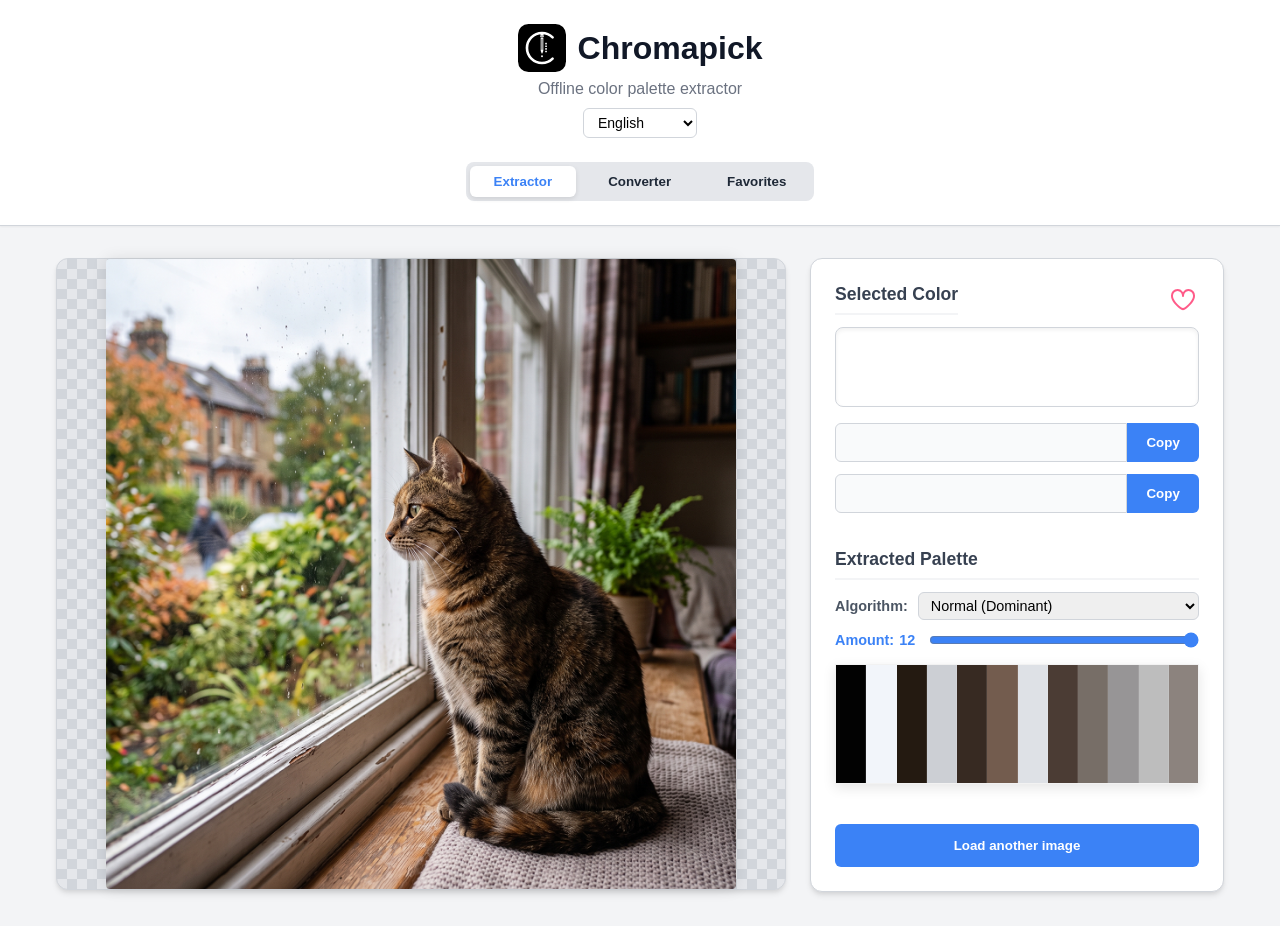
<file: index.html>
<!DOCTYPE html>
<html lang="es">
<head>
    <meta charset="UTF-8">
    <meta name="viewport" content="width=device-width, initial-scale=1.0">
    <title>Chromapick - Extractor de Paletas</title>
    <link rel="stylesheet" href="style.css?v=43">
    <link rel="manifest" href="manifest.json">
    <meta name="theme-color" content="#f9fafb">
    <link rel="icon" href="icons/icon.svg" type="image/svg+xml">
    <link rel="apple-touch-icon" href="icons/icon-192.png">
</head>
<body>
    <header>
        <div class="logo-container">
            <img src="icons/icon.svg" alt="Chromapick Logo" class="app-logo">
            <h1>Chromapick</h1>
        </div>
        <p data-i18n="subtitle">Offline color palette extractor</p>
        <div class="lang-switcher">
            <select id="lang-select">
                <option value="en">English</option>
                <option value="es">Español</option>
                <option value="zh">简体中文</option>
                <option value="ja">日本語</option>
                <option value="ko">한국어</option>
                <option value="de">Deutsch</option>
                <option value="pt">Português</option>
                <option value="fr">Français</option>
                <option value="it">Italiano</option>
                <option value="ru">Русский</option>
                <option value="vi">Tiếng Việt</option>
                <option value="ca">Català</option>
                <option value="nl">Nederlands</option>
                <option value="pl">Polski</option>
            </select>
        </div>
        <nav class="app-nav">
            <button class="nav-tab active" data-view="view-extractor" data-i18n="tab_extractor">Extractor</button>
            <button class="nav-tab" data-view="view-converter" data-i18n="tab_converter">Converter</button>
            <button class="nav-tab" data-view="view-favorites" data-i18n="tab_favorites">Favoritos</button>
        </nav>
    </header>

    <main>
        <div id="view-extractor" class="app-view active">
            <section class="upload-section" id="upload-section">
                <div class="drop-zone" id="drop-zone">
                    <span class="drop-text" data-i18n="dropzone">Drag an image here, click, or press <strong>Ctrl+V</strong> to paste</span>
                    <input type="file" id="file-input" accept="image/*" hidden>
                </div>
                
                <div class="presets-container">
                    <p data-i18n="try_example">Or try an example:</p>
                    <div class="preset-images">
                        <img src="assets/preset1.png" alt="Cat Demo" class="preset-img" id="demo-img-1">
                    </div>
                </div>
            </section>

            <section class="workspace" id="workspace" style="display: none;">
                <div class="canvas-container">
                    <canvas id="image-canvas"></canvas>
                    <div class="magnifier" id="magnifier"></div>
                </div>
                
                <aside class="color-panel">
                    <div class="current-color">
                        <div style="display: flex; justify-content: space-between; align-items: center; margin-bottom: 0.75rem;">
                            <h3 data-i18n="selected_color" style="margin-bottom: 0;">Selected Color</h3>
                            <div class="heart-container" title="Save to Favorites" data-i18n-title="tooltip_save_favorite">
            <input type="checkbox" class="checkbox fav-heart-checkbox">
            <div class="svg-container">
                <svg viewBox="0 0 24 24" class="svg-outline" xmlns="http://www.w3.org/2000/svg">
                    <path d="M17.5,1.917a6.4,6.4,0,0,0-5.5,3.3,6.4,6.4,0,0,0-5.5-3.3A6.8,6.8,0,0,0,0,8.967c0,4.547,4.786,9.513,8.8,12.88a4.974,4.974,0,0,0,6.4,0C19.214,18.48,24,13.514,24,8.967A6.8,6.8,0,0,0,17.5,1.917Zm-3.585,18.4a2.973,2.973,0,0,1-3.83,0C4.947,16.006,2,11.87,2,8.967a4.8,4.8,0,0,1,4.5-5.05A4.8,4.8,0,0,1,11,8.967a1,1,0,0,0,2,0,4.8,4.8,0,0,1,4.5-5.05A4.8,4.8,0,0,1,22,8.967C22,11.87,19.053,16.006,13.915,20.313Z"></path>
                </svg>
                <svg viewBox="0 0 24 24" class="svg-filled" xmlns="http://www.w3.org/2000/svg">
                    <path d="M17.5,1.917a6.4,6.4,0,0,0-5.5,3.3,6.4,6.4,0,0,0-5.5-3.3A6.8,6.8,0,0,0,0,8.967c0,4.547,4.786,9.513,8.8,12.88a4.974,4.974,0,0,0,6.4,0C19.214,18.48,24,13.514,24,8.967A6.8,6.8,0,0,0,17.5,1.917Z"></path>
                </svg>
                <svg class="svg-celebrate" width="100" height="100" xmlns="http://www.w3.org/2000/svg">
                    <polygon points="10,10 20,20"></polygon><polygon points="10,50 20,50"></polygon><polygon points="20,80 30,70"></polygon><polygon points="90,10 80,20"></polygon><polygon points="90,50 80,50"></polygon><polygon points="80,80 70,70"></polygon>
                </svg>
            </div>
        </div>
                        </div>
                        <div class="color-preview" id="current-color-preview"></div>
                        
                        <div class="color-values">
                            <input type="text" id="hex-value" readonly>
                            <button class="copy-btn" data-target="hex-value" data-i18n="copy">Copy</button>
                        </div>
                        <div class="color-values">
                            <input type="text" id="rgb-value" readonly>
                            <button class="copy-btn" data-target="rgb-value" data-i18n="copy">Copy</button>
                        </div>
                    </div>

                    <div class="extracted-palette">
                        <h3 data-i18n="extracted_palette">Extracted Palette</h3>
                        
                        <div style="display: flex; justify-content: space-between; align-items: center; margin-bottom: 0.75rem;">
                            <label for="extract-algo" data-i18n="algorithm" style="font-size: 0.9rem; font-weight: 600; color: #4b5563;">Algoritmo:</label>
                            <select id="extract-algo" class="picker-select" style="padding: 4px 8px; font-size: 0.9rem; flex: 1; margin-left: 10px;">
                                <option value="normal" data-i18n="algo_normal">Normal (Dominante)</option>
                                <option value="vibrant" data-i18n="algo_vibrant">Distintos (Vibrantes)</option>
                                <option value="warm" data-i18n="algo_warm">Cálidos</option>
                                <option value="cold" data-i18n="algo_cold">Fríos</option>
                            </select>
                        </div>

                        <div class="color-count-control">
                            <label for="color-count" style="display: flex; gap: 5px;"><span data-i18n="amount" style="width: auto;">Amount: </span><span id="color-count-display">12</span></label>
                            <input type="range" id="color-count" min="3" max="12" value="12">
                        </div>
                        <div class="palette" id="palette-container">
                            <!-- Colors will be injected here -->
                        </div>
                    </div>
                    
                    <button class="btn-primary" id="reset-btn" data-i18n="load_another">Load another image</button>
                </aside>
            </section>
        </div>

        <div id="view-converter" class="app-view" style="display: none;">
            <div class="converter-container">
                <div class="converter-left">
                    <div class="picker-card">
                        <div class="sv-square" id="sv-square">
                            <div class="sv-knob" id="sv-knob"></div>
                        </div>
                        <div class="hue-track">
                            <input type="range" min="0" max="360" value="0" id="hue-slider" class="hue-slider">
                        </div>
                        <div class="picker-inputs">
                            <input type="text" id="picker-hex" value="#ff0000">
                            <div class="picker-color-preview" id="picker-preview"></div>
                        </div>
                        <div class="picker-actions">
                            <select class="picker-select"><option>Picker</option></select>
                            <button id="btn-eyedropper-icon" class="icon-btn" title="Pick from screen" data-i18n-title="pick_screen">
                                <svg xmlns="http://www.w3.org/2000/svg" width="16" height="16" viewBox="0 0 24 24" fill="none" stroke="currentColor" stroke-width="2" stroke-linecap="round" stroke-linejoin="round"><path d="M12 2.69l5.66 5.66a8 8 0 1 1-11.31 0z"></path></svg>
                            </button>
                            <div class="heart-container" title="Save to Favorites" data-i18n-title="tooltip_save_favorite">
            <input type="checkbox" class="checkbox fav-heart-checkbox">
            <div class="svg-container">
                <svg viewBox="0 0 24 24" class="svg-outline" xmlns="http://www.w3.org/2000/svg">
                    <path d="M17.5,1.917a6.4,6.4,0,0,0-5.5,3.3,6.4,6.4,0,0,0-5.5-3.3A6.8,6.8,0,0,0,0,8.967c0,4.547,4.786,9.513,8.8,12.88a4.974,4.974,0,0,0,6.4,0C19.214,18.48,24,13.514,24,8.967A6.8,6.8,0,0,0,17.5,1.917Zm-3.585,18.4a2.973,2.973,0,0,1-3.83,0C4.947,16.006,2,11.87,2,8.967a4.8,4.8,0,0,1,4.5-5.05A4.8,4.8,0,0,1,11,8.967a1,1,0,0,0,2,0,4.8,4.8,0,0,1,4.5-5.05A4.8,4.8,0,0,1,22,8.967C22,11.87,19.053,16.006,13.915,20.313Z"></path>
                </svg>
                <svg viewBox="0 0 24 24" class="svg-filled" xmlns="http://www.w3.org/2000/svg">
                    <path d="M17.5,1.917a6.4,6.4,0,0,0-5.5,3.3,6.4,6.4,0,0,0-5.5-3.3A6.8,6.8,0,0,0,0,8.967c0,4.547,4.786,9.513,8.8,12.88a4.974,4.974,0,0,0,6.4,0C19.214,18.48,24,13.514,24,8.967A6.8,6.8,0,0,0,17.5,1.917Z"></path>
                </svg>
                <svg class="svg-celebrate" width="100" height="100" xmlns="http://www.w3.org/2000/svg">
                    <polygon points="10,10 20,20"></polygon><polygon points="10,50 20,50"></polygon><polygon points="20,80 30,70"></polygon><polygon points="90,10 80,20"></polygon><polygon points="90,50 80,50"></polygon><polygon points="80,80 70,70"></polygon>
                </svg>
            </div>
        </div>
                              <button class="icon-btn copy-btn" data-target="picker-hex" title="Copy HEX">
                                <svg xmlns="http://www.w3.org/2000/svg" width="16" height="16" viewBox="0 0 24 24" fill="none" stroke="currentColor" stroke-width="2" stroke-linecap="round" stroke-linejoin="round"><rect x="9" y="9" width="13" height="13" rx="2" ry="2"></rect><path d="M5 15H4a2 2 0 0 1-2-2V4a2 2 0 0 1 2-2h9a2 2 0 0 1 2 2v1"></path></svg>
                            </button>
                        </div>
                        <button id="btn-pick-screen" class="btn-primary full-width mt-1" style="margin-top: 10px;">
                            <svg xmlns="http://www.w3.org/2000/svg" width="16" height="16" viewBox="0 0 24 24" fill="none" stroke="currentColor" stroke-width="2" stroke-linecap="round" stroke-linejoin="round" style="vertical-align: middle; margin-right: 5px;"><path d="M12 2.69l5.66 5.66a8 8 0 1 1-11.31 0z"></path></svg> 
                            <span class="btn-pick-text">Pick from screen</span>
                        </button>
                    </div>
                </div>

                <div class="converter-right">
                    <div class="main-color-display" id="main-color-display">
                        <h2 id="main-color-hex">#FF0000</h2>
                    </div>
                    
                    <div class="formats-grid">
                        <div class="format-row"><span class="format-label">HEX</span><input type="text" id="conv-hex" readonly value="#ff0000"><button class="copy-btn icon-btn" data-target="conv-hex"><svg xmlns="http://www.w3.org/2000/svg" width="14" height="14" viewBox="0 0 24 24" fill="none" stroke="currentColor" stroke-width="2" stroke-linecap="round" stroke-linejoin="round"><rect x="9" y="9" width="13" height="13" rx="2" ry="2"></rect><path d="M5 15H4a2 2 0 0 1-2-2V4a2 2 0 0 1 2-2h9a2 2 0 0 1 2 2v1"></path></svg></button></div>
                        <div class="format-row"><span class="format-label">HSL</span><input type="text" id="conv-hsl" readonly value="0, 100%, 50%"><button class="copy-btn icon-btn" data-target="conv-hsl"><svg xmlns="http://www.w3.org/2000/svg" width="14" height="14" viewBox="0 0 24 24" fill="none" stroke="currentColor" stroke-width="2" stroke-linecap="round" stroke-linejoin="round"><rect x="9" y="9" width="13" height="13" rx="2" ry="2"></rect><path d="M5 15H4a2 2 0 0 1-2-2V4a2 2 0 0 1 2-2h9a2 2 0 0 1 2 2v1"></path></svg></button></div>
                        <div class="format-row"><span class="format-label">RGB</span><input type="text" id="conv-rgb" readonly value="255, 0, 0"><button class="copy-btn icon-btn" data-target="conv-rgb"><svg xmlns="http://www.w3.org/2000/svg" width="14" height="14" viewBox="0 0 24 24" fill="none" stroke="currentColor" stroke-width="2" stroke-linecap="round" stroke-linejoin="round"><rect x="9" y="9" width="13" height="13" rx="2" ry="2"></rect><path d="M5 15H4a2 2 0 0 1-2-2V4a2 2 0 0 1 2-2h9a2 2 0 0 1 2 2v1"></path></svg></button></div>
                        <div class="format-row"><span class="format-label">CMYK</span><input type="text" id="conv-cmyk" readonly value="0, 100, 100, 0"><button class="copy-btn icon-btn" data-target="conv-cmyk"><svg xmlns="http://www.w3.org/2000/svg" width="14" height="14" viewBox="0 0 24 24" fill="none" stroke="currentColor" stroke-width="2" stroke-linecap="round" stroke-linejoin="round"><rect x="9" y="9" width="13" height="13" rx="2" ry="2"></rect><path d="M5 15H4a2 2 0 0 1-2-2V4a2 2 0 0 1 2-2h9a2 2 0 0 1 2 2v1"></path></svg></button></div>
                        <div class="format-row"><span class="format-label">LAB</span><input type="text" id="conv-lab" readonly value="53, 80, 67"><button class="copy-btn icon-btn" data-target="conv-lab"><svg xmlns="http://www.w3.org/2000/svg" width="14" height="14" viewBox="0 0 24 24" fill="none" stroke="currentColor" stroke-width="2" stroke-linecap="round" stroke-linejoin="round"><rect x="9" y="9" width="13" height="13" rx="2" ry="2"></rect><path d="M5 15H4a2 2 0 0 1-2-2V4a2 2 0 0 1 2-2h9a2 2 0 0 1 2 2v1"></path></svg></button></div>
                        <div class="format-row"><span class="format-label">XYZ</span><input type="text" id="conv-xyz" readonly value="41, 21, 1"><button class="copy-btn icon-btn" data-target="conv-xyz"><svg xmlns="http://www.w3.org/2000/svg" width="14" height="14" viewBox="0 0 24 24" fill="none" stroke="currentColor" stroke-width="2" stroke-linecap="round" stroke-linejoin="round"><rect x="9" y="9" width="13" height="13" rx="2" ry="2"></rect><path d="M5 15H4a2 2 0 0 1-2-2V4a2 2 0 0 1 2-2h9a2 2 0 0 1 2 2v1"></path></svg></button></div>
                        <div class="format-row"><span class="format-label">LUV</span><input type="text" id="conv-luv" readonly value="53, 175, 37"><button class="copy-btn icon-btn" data-target="conv-luv"><svg xmlns="http://www.w3.org/2000/svg" width="14" height="14" viewBox="0 0 24 24" fill="none" stroke="currentColor" stroke-width="2" stroke-linecap="round" stroke-linejoin="round"><rect x="9" y="9" width="13" height="13" rx="2" ry="2"></rect><path d="M5 15H4a2 2 0 0 1-2-2V4a2 2 0 0 1 2-2h9a2 2 0 0 1 2 2v1"></path></svg></button></div>
                        <div class="format-row"><span class="format-label">HWB</span><input type="text" id="conv-hwb" readonly value="0, 0, 0"><button class="copy-btn icon-btn" data-target="conv-hwb"><svg xmlns="http://www.w3.org/2000/svg" width="14" height="14" viewBox="0 0 24 24" fill="none" stroke="currentColor" stroke-width="2" stroke-linecap="round" stroke-linejoin="round"><rect x="9" y="9" width="13" height="13" rx="2" ry="2"></rect><path d="M5 15H4a2 2 0 0 1-2-2V4a2 2 0 0 1 2-2h9a2 2 0 0 1 2 2v1"></path></svg></button></div>
                    </div>
                </div>
            </div>
        
                <hr style="margin: 3rem 0 2rem 0; border: none; border-top: 1px solid #e5e7eb;">
                <div class="combo-header">
                    <div style="display: flex; align-items: center; gap: 1rem; margin-bottom: 1rem;">
                        <div id="combo-header-circle" style="width: 30px; height: 30px; border-radius: 50%; background-color: #ef4444;"></div>
                        <h2 style="margin: 0;" data-i18n="combo_title">Color Combinations</h2>
                    </div>
                    <p data-i18n="combo_subtitle" style="color: #6b7280; font-size: 1rem; margin-bottom: 2rem;">Each harmony has its own mood. Use harmonies to brainstorm color combos that work well together.</p>
                </div>

                <div class="combo-instructions">
                    <div class="combo-info-box">
                        <h4 data-i18n="combo_how_title">How to Use</h4>
                        <p data-i18n="combo_how_desc">Click on any color to copy its hex value. These combinations are mathematically proven to create visual harmony.</p>
                    </div>
                    <div class="combo-info-box">
                        <h4 data-i18n="combo_why_title">Why It Matters</h4>
                        <p data-i18n="combo_why_desc">Color harmonies create balance and evoke specific emotions in your designs.</p>
                    </div>
                </div>

                <div id="combinations-grid" class="combinations-grid"></div>

                <div class="combo-footer">
                    <h3 data-i18n="combo_principles_title" style="margin-top: 0; margin-bottom: 15px;">Color Theory Principles</h3>
                    <div class="combo-principles-grid">
                        <div>
                            <h4 data-i18n="combo_balance_title">Balance</h4>
                            <p data-i18n="combo_balance_desc">Use one dominant color, support with secondary, and accent sparingly.</p>
                        </div>
                        <div>
                            <h4 data-i18n="combo_contrast_title">Contrast</h4>
                            <p data-i18n="combo_contrast_desc">Ensure sufficient contrast for readability and accessibility.</p>
                        </div>
                        <div>
                            <h4 data-i18n="combo_harmony_title">Harmony</h4>
                            <p data-i18n="combo_harmony_desc">Colors should work together to create a unified visual experience.</p>
                        </div>
                    </div>
                </div>

        </div>
    
    <div id="view-favorites" class="app-view">
        <div style="display: flex; justify-content: space-between; align-items: center;">
            <h2 data-i18n="saved_palettes" style="text-align: left; line-height: 1.1;">Paletas<br>Guardadas</h2>
            <button id="btn-new-palette" class="add-palette-btn">
                <svg xmlns="http://www.w3.org/2000/svg" width="16" height="16" viewBox="0 0 24 24" fill="none" stroke="currentColor" stroke-width="2" stroke-linecap="round" stroke-linejoin="round"><line x1="12" y1="5" x2="12" y2="19"></line><line x1="5" y1="12" x2="19" y2="12"></line></svg>
                <span data-i18n="new_palette" style="text-align: left; line-height: 1.1;">Nueva<br>Paleta</span>
            </button>
        </div>
        <div id="palettes-container" class="palettes-grid">
            <!-- Rendered by JS -->
        </div>
    </div>
</main>

    <script src="i18n.js?v=8"></script>
    <script src="app.js?v=38"></script>
    <script src="converter.js?v=8"></script>
    <script>
        if ('serviceWorker' in navigator) {
            window.addEventListener('load', () => {
                navigator.serviceWorker.register('sw.js').then(reg => {
                    console.log('PWA ServiceWorker activado.', reg.scope);
                }).catch(err => {
                    console.log('PWA ServiceWorker fallo:', err);
                });
            });
        }
    </script>
    <script src="favorites.js?v=6"></script>
    <script src="combinations.js?v=7"></script>

    <!-- Custom Prompt Modal -->
    <div id="custom-prompt-overlay" class="modal-overlay">
        <div class="modal-box">
            <h3 id="custom-prompt-message"></h3>
            <input type="text" id="custom-prompt-input" autocomplete="off">
            <div class="modal-actions">
                <button id="custom-prompt-cancel" class="icon-btn" style="padding: 0.5rem 1rem;">Cancelar</button>
                <button id="custom-prompt-ok" class="btn-primary" style="padding: 0.5rem 1rem;">Aceptar</button>
            </div>
        </div>
    </div>

</body>
</html>
</file>
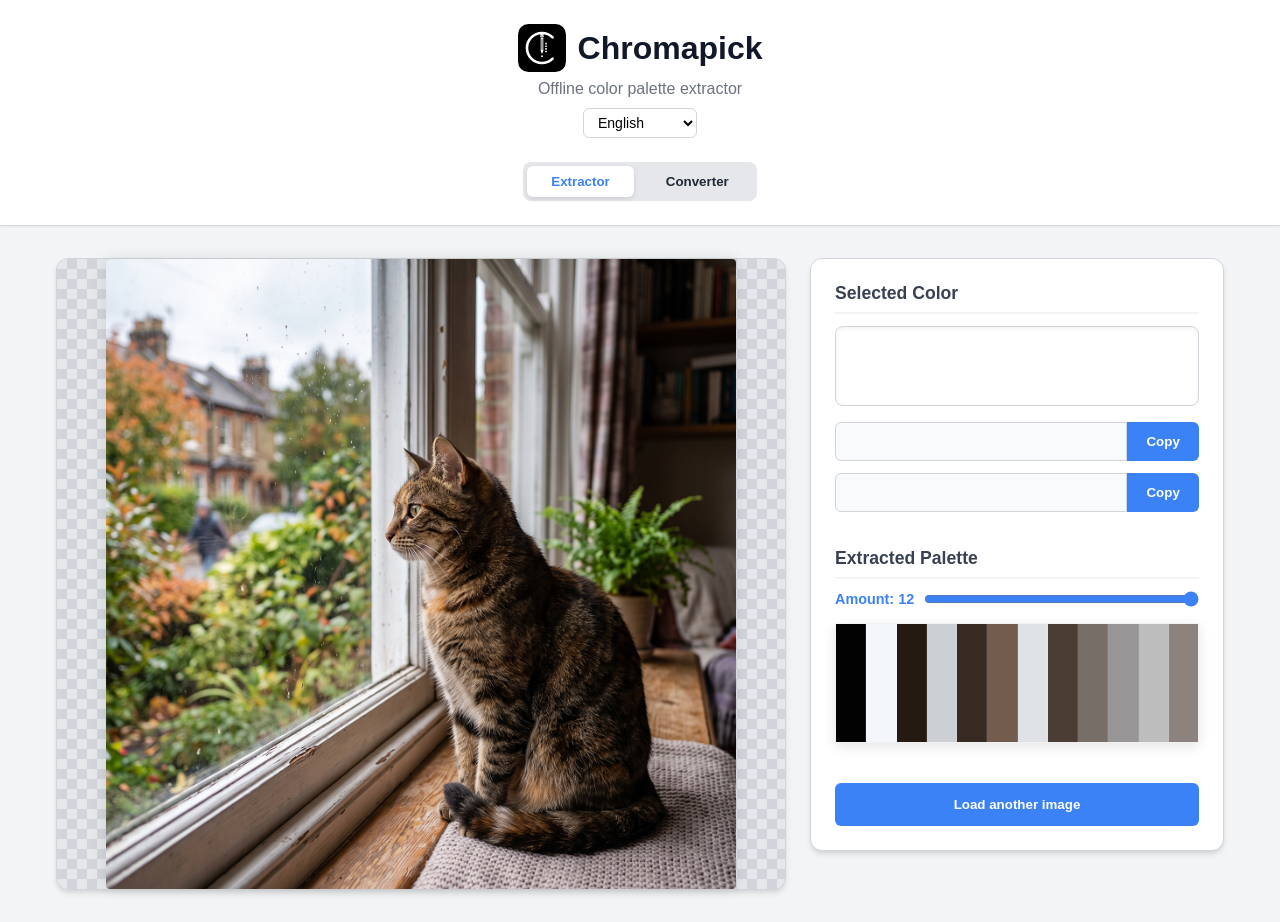
<file: index.bak.html>
<!DOCTYPE html>
<html lang="es">
<head>
    <meta charset="UTF-8">
    <meta name="viewport" content="width=device-width, initial-scale=1.0">
    <title>Chromapick - Extractor de Paletas</title>
    <link rel="stylesheet" href="style.css?v=38">
    <link rel="manifest" href="manifest.json">
    <meta name="theme-color" content="#f9fafb">
    <link rel="icon" href="icons/icon.svg" type="image/svg+xml">
    <link rel="apple-touch-icon" href="icons/icon-192.png">
</head>
<body>
    <header>
        <div class="logo-container">
            <img src="icons/icon.svg" alt="Chromapick Logo" class="app-logo">
            <h1>Chromapick</h1>
        </div>
        <p data-i18n="subtitle">Offline color palette extractor</p>
        <div class="lang-switcher">
            <select id="lang-select">
                <option value="en">English</option>
                <option value="es">Español</option>
                <option value="zh">简体中文</option>
                <option value="ja">日本語</option>
                <option value="ko">한국어</option>
                <option value="de">Deutsch</option>
                <option value="pt">Português</option>
                <option value="fr">Français</option>
                <option value="it">Italiano</option>
                <option value="ru">Русский</option>
                <option value="vi">Tiếng Việt</option>
                <option value="ca">Català</option>
                <option value="nl">Nederlands</option>
                <option value="pl">Polski</option>
            </select>
        </div>
        <nav class="app-nav">
            <button class="nav-tab active" data-view="view-extractor" data-i18n="tab_extractor">Extractor</button>
            <button class="nav-tab" data-view="view-converter" data-i18n="tab_converter">Converter</button>
        </nav>
    </header>

    <main>
        <div id="view-extractor" class="app-view active">
            <section class="upload-section" id="upload-section">
                <div class="drop-zone" id="drop-zone">
                    <span class="drop-text" data-i18n="dropzone">Drag an image here, click, or press <strong>Ctrl+V</strong> to paste</span>
                    <input type="file" id="file-input" accept="image/*" hidden>
                </div>
                
                <div class="presets-container">
                    <p data-i18n="try_example">Or try an example:</p>
                    <div class="preset-images">
                        <img src="assets/preset1.png" alt="Cat Demo" class="preset-img" id="demo-img-1">
                    </div>
                </div>
            </section>

            <section class="workspace" id="workspace" style="display: none;">
                <div class="canvas-container">
                    <canvas id="image-canvas"></canvas>
                    <div class="magnifier" id="magnifier"></div>
                </div>
                
                <aside class="color-panel">
                    <div class="current-color">
                        <h3 data-i18n="selected_color">Selected Color</h3>
                        <div class="color-preview" id="current-color-preview"></div>
                        
                        <div class="color-values">
                            <input type="text" id="hex-value" readonly>
                            <button class="copy-btn" data-target="hex-value" data-i18n="copy">Copy</button>
                        </div>
                        <div class="color-values">
                            <input type="text" id="rgb-value" readonly>
                            <button class="copy-btn" data-target="rgb-value" data-i18n="copy">Copy</button>
                        </div>
                    </div>

                    <div class="extracted-palette">
                        <h3 data-i18n="extracted_palette">Extracted Palette</h3>
                        <div class="color-count-control">
                            <label for="color-count"><span data-i18n="amount">Amount: </span><span id="color-count-display">12</span></label>
                            <input type="range" id="color-count" min="3" max="12" value="12">
                        </div>
                        <div class="palette" id="palette-container">
                            <!-- Colors will be injected here -->
                        </div>
                    </div>
                    
                    <button class="btn-primary" id="reset-btn" data-i18n="load_another">Load another image</button>
                </aside>
            </section>
        </div>

        <div id="view-converter" class="app-view" style="display: none;">
            <div class="converter-container">
                <div class="converter-left">
                    <div class="picker-card">
                        <div class="sv-square" id="sv-square">
                            <div class="sv-knob" id="sv-knob"></div>
                        </div>
                        <div class="hue-track">
                            <input type="range" min="0" max="360" value="0" id="hue-slider" class="hue-slider">
                        </div>
                        <div class="picker-inputs">
                            <input type="text" id="picker-hex" value="#ff0000">
                            <div class="picker-color-preview" id="picker-preview"></div>
                        </div>
                        <div class="picker-actions">
                            <select class="picker-select"><option>Picker</option></select>
                            <button id="btn-eyedropper-icon" class="icon-btn" title="Pick from screen" data-i18n-title="pick_screen">
                                <svg xmlns="http://www.w3.org/2000/svg" width="16" height="16" viewBox="0 0 24 24" fill="none" stroke="currentColor" stroke-width="2" stroke-linecap="round" stroke-linejoin="round"><path d="M12 2.69l5.66 5.66a8 8 0 1 1-11.31 0z"></path></svg>
                            </button>
                            <button class="icon-btn copy-btn" data-target="picker-hex" title="Copy HEX">
                                <svg xmlns="http://www.w3.org/2000/svg" width="16" height="16" viewBox="0 0 24 24" fill="none" stroke="currentColor" stroke-width="2" stroke-linecap="round" stroke-linejoin="round"><rect x="9" y="9" width="13" height="13" rx="2" ry="2"></rect><path d="M5 15H4a2 2 0 0 1-2-2V4a2 2 0 0 1 2-2h9a2 2 0 0 1 2 2v1"></path></svg>
                            </button>
                        </div>
                        <button id="btn-pick-screen" class="btn-primary full-width mt-1" style="margin-top: 10px;">
                            <svg xmlns="http://www.w3.org/2000/svg" width="16" height="16" viewBox="0 0 24 24" fill="none" stroke="currentColor" stroke-width="2" stroke-linecap="round" stroke-linejoin="round" style="vertical-align: middle; margin-right: 5px;"><path d="M12 2.69l5.66 5.66a8 8 0 1 1-11.31 0z"></path></svg> 
                            <span class="btn-pick-text">Pick from screen</span>
                        </button>
                    </div>
                </div>

                <div class="converter-right">
                    <div class="main-color-display" id="main-color-display">
                        <h2 id="main-color-hex">#FF0000</h2>
                    </div>
                    
                    <div class="formats-grid">
                        <div class="format-row"><span class="format-label">HEX</span><input type="text" id="conv-hex" readonly value="#ff0000"><button class="copy-btn icon-btn" data-target="conv-hex"><svg xmlns="http://www.w3.org/2000/svg" width="14" height="14" viewBox="0 0 24 24" fill="none" stroke="currentColor" stroke-width="2" stroke-linecap="round" stroke-linejoin="round"><rect x="9" y="9" width="13" height="13" rx="2" ry="2"></rect><path d="M5 15H4a2 2 0 0 1-2-2V4a2 2 0 0 1 2-2h9a2 2 0 0 1 2 2v1"></path></svg></button></div>
                        <div class="format-row"><span class="format-label">HSL</span><input type="text" id="conv-hsl" readonly value="0, 100%, 50%"><button class="copy-btn icon-btn" data-target="conv-hsl"><svg xmlns="http://www.w3.org/2000/svg" width="14" height="14" viewBox="0 0 24 24" fill="none" stroke="currentColor" stroke-width="2" stroke-linecap="round" stroke-linejoin="round"><rect x="9" y="9" width="13" height="13" rx="2" ry="2"></rect><path d="M5 15H4a2 2 0 0 1-2-2V4a2 2 0 0 1 2-2h9a2 2 0 0 1 2 2v1"></path></svg></button></div>
                        <div class="format-row"><span class="format-label">RGB</span><input type="text" id="conv-rgb" readonly value="255, 0, 0"><button class="copy-btn icon-btn" data-target="conv-rgb"><svg xmlns="http://www.w3.org/2000/svg" width="14" height="14" viewBox="0 0 24 24" fill="none" stroke="currentColor" stroke-width="2" stroke-linecap="round" stroke-linejoin="round"><rect x="9" y="9" width="13" height="13" rx="2" ry="2"></rect><path d="M5 15H4a2 2 0 0 1-2-2V4a2 2 0 0 1 2-2h9a2 2 0 0 1 2 2v1"></path></svg></button></div>
                        <div class="format-row"><span class="format-label">CMYK</span><input type="text" id="conv-cmyk" readonly value="0, 100, 100, 0"><button class="copy-btn icon-btn" data-target="conv-cmyk"><svg xmlns="http://www.w3.org/2000/svg" width="14" height="14" viewBox="0 0 24 24" fill="none" stroke="currentColor" stroke-width="2" stroke-linecap="round" stroke-linejoin="round"><rect x="9" y="9" width="13" height="13" rx="2" ry="2"></rect><path d="M5 15H4a2 2 0 0 1-2-2V4a2 2 0 0 1 2-2h9a2 2 0 0 1 2 2v1"></path></svg></button></div>
                        <div class="format-row"><span class="format-label">LAB</span><input type="text" id="conv-lab" readonly value="53, 80, 67"><button class="copy-btn icon-btn" data-target="conv-lab"><svg xmlns="http://www.w3.org/2000/svg" width="14" height="14" viewBox="0 0 24 24" fill="none" stroke="currentColor" stroke-width="2" stroke-linecap="round" stroke-linejoin="round"><rect x="9" y="9" width="13" height="13" rx="2" ry="2"></rect><path d="M5 15H4a2 2 0 0 1-2-2V4a2 2 0 0 1 2-2h9a2 2 0 0 1 2 2v1"></path></svg></button></div>
                        <div class="format-row"><span class="format-label">XYZ</span><input type="text" id="conv-xyz" readonly value="41, 21, 1"><button class="copy-btn icon-btn" data-target="conv-xyz"><svg xmlns="http://www.w3.org/2000/svg" width="14" height="14" viewBox="0 0 24 24" fill="none" stroke="currentColor" stroke-width="2" stroke-linecap="round" stroke-linejoin="round"><rect x="9" y="9" width="13" height="13" rx="2" ry="2"></rect><path d="M5 15H4a2 2 0 0 1-2-2V4a2 2 0 0 1 2-2h9a2 2 0 0 1 2 2v1"></path></svg></button></div>
                        <div class="format-row"><span class="format-label">LUV</span><input type="text" id="conv-luv" readonly value="53, 175, 37"><button class="copy-btn icon-btn" data-target="conv-luv"><svg xmlns="http://www.w3.org/2000/svg" width="14" height="14" viewBox="0 0 24 24" fill="none" stroke="currentColor" stroke-width="2" stroke-linecap="round" stroke-linejoin="round"><rect x="9" y="9" width="13" height="13" rx="2" ry="2"></rect><path d="M5 15H4a2 2 0 0 1-2-2V4a2 2 0 0 1 2-2h9a2 2 0 0 1 2 2v1"></path></svg></button></div>
                        <div class="format-row"><span class="format-label">HWB</span><input type="text" id="conv-hwb" readonly value="0, 0, 0"><button class="copy-btn icon-btn" data-target="conv-hwb"><svg xmlns="http://www.w3.org/2000/svg" width="14" height="14" viewBox="0 0 24 24" fill="none" stroke="currentColor" stroke-width="2" stroke-linecap="round" stroke-linejoin="round"><rect x="9" y="9" width="13" height="13" rx="2" ry="2"></rect><path d="M5 15H4a2 2 0 0 1-2-2V4a2 2 0 0 1 2-2h9a2 2 0 0 1 2 2v1"></path></svg></button></div>
                    </div>
                </div>
            </div>
        </div>
    </main>

    <script src="i18n.js?v=2"></script>
    <script src="app.js?v=29"></script>
    <script src="converter.js?v=5"></script>
    <script>
        if ('serviceWorker' in navigator) {
            window.addEventListener('load', () => {
                navigator.serviceWorker.register('sw.js').then(reg => {
                    console.log('PWA ServiceWorker activado.', reg.scope);
                }).catch(err => {
                    console.log('PWA ServiceWorker fallo:', err);
                });
            });
        }
    </script>
</body>
</html>
</file>
<file: style.css>
* {
    box-sizing: border-box;
}

:root {
    --bg-color: #f3f4f6;
    --panel-bg: #ffffff;
    --text-color: #1f2937;
    --accent-color: #3b82f6;
    --accent-hover: #2563eb;
    --border-color: #d1d5db;
    --shadow-sm: 0 1px 2px 0 rgba(0, 0, 0, 0.05);
    --shadow-md: 0 4px 6px -1px rgba(0, 0, 0, 0.1), 0 2px 4px -1px rgba(0, 0, 0, 0.06);
}

* {
    
    margin: 0;
    padding: 0;
}

html, body {
    overflow-x: hidden;
}

body {
    font-family: 'Segoe UI', Tahoma, Geneva, Verdana, sans-serif;
    background-color: var(--bg-color);
    color: var(--text-color);
    display: flex;
    flex-direction: column;
    min-height: 100vh;
}

header {
    text-align: center;
    padding: 1.5rem;
    background-color: var(--panel-bg);
    border-bottom: 1px solid var(--border-color);
    box-shadow: var(--shadow-sm);
}

header h1 {
    margin-bottom: 0.25rem;
    color: #111827;
}

.logo-container {
    display: flex;
    align-items: center;
    justify-content: center;
    gap: 12px;
    margin-bottom: 0.5rem;
}

.logo-container h1 {
    margin-bottom: 0;
}

.app-logo {
    width: 48px;
    height: 48px;
}

header p {
    color: #6b7280;
}

main {
    flex: 1;
    display: flex;
    flex-direction: column;
    padding: 2rem 1rem;
    max-width: 1200px;
    margin: 0 auto;
}

.upload-section {
    display: flex;
    flex-direction: column;
    justify-content: center;
    align-items: center;
    flex: 1;
    min-height: 50vh;
    gap: 2rem;
}

.drop-zone {
    width: 100%;
    max-width: 500px;
    height: 250px;
    border: 2px dashed #9ca3af;
    border-radius: 12px;
    display: flex;
    justify-content: center;
    align-items: center;
    text-align: center;
    cursor: pointer;
    transition: all 0.3s ease;
    background-color: var(--panel-bg);
    box-shadow: var(--shadow-sm);
}

.drop-zone:hover, .drop-zone.dragover {
    border-color: var(--accent-color);
    background-color: #eff6ff;
    transform: scale(1.02);
    box-shadow: 0 10px 25px rgba(37, 99, 235, 0.15);
}

.drop-text {
    font-size: 1.2rem;
    color: #4b5563;
    pointer-events: none;
    padding: 1rem;
}

.workspace {
    min-width: 0;
    display: flex;
    flex-direction: column;
    gap: 1.5rem;
    flex: 1;
}

@media (min-width: 768px) {
    .workspace {
    min-width: 0;
        flex-direction: row;
        align-items: flex-start;
    }
}

.canvas-container {
    min-width: 0;
    flex: 2;
    background-color: #e5e7eb;
    border-radius: 12px;
    display: flex;
    align-items: center;
    justify-content: center;
    position: relative;
    border: 1px solid var(--border-color);
    box-shadow: var(--shadow-md);
    /* Fondo estilo tablero de ajedrez para transparencias */
    background-image: 
      linear-gradient(45deg, #d1d5db 25%, transparent 25%), 
      linear-gradient(-45deg, #d1d5db 25%, transparent 25%),
      linear-gradient(45deg, transparent 75%, #d1d5db 75%),
      linear-gradient(-45deg, transparent 75%, #d1d5db 75%);
    background-size: 20px 20px;
    background-position: 0 0, 0 10px, 10px -10px, -10px 0px;
    min-height: 300px;
}

#image-canvas {
    max-width: 100%;
    max-height: 70vh;
    object-fit: contain;
    border-radius: 4px;
    box-shadow: 0 0 15px rgba(0,0,0,0.1);
    cursor: url('data:image/svg+xml;utf8,<svg xmlns="http://www.w3.org/2000/svg" width="24" height="24" viewBox="0 0 24 24" fill="none" stroke="black" stroke-width="2" stroke-linecap="round" stroke-linejoin="round"><circle cx="12" cy="12" r="10" fill="white" opacity="0.5"/><line x1="22" y1="12" x2="18" y2="12"/><line x1="6" y1="12" x2="2" y2="12"/><line x1="12" y1="6" x2="12" y2="2"/><line x1="12" y1="22" x2="12" y2="18"/></svg>') 12 12, crosshair;
}

.magnifier {
    position: absolute;
    width: 130px;
    height: 130px;
    border-radius: 50%;
    border: 1px solid #333;
    box-shadow: 0 4px 15px rgba(0,0,0,0.3);
    pointer-events: none;
    display: none;
    background-repeat: no-repeat;
    z-index: 100;
    transform: translate(-50%, -120%); /* Flota por encima del dedo para m?viles */
    image-rendering: pixelated; /* Crucial: renderizado de pixeles crudos en zoom */
}

/* Cuadr?cula de la lupa */
.magnifier::before {
    content: '';
    position: absolute;
    inset: 0;
    border-radius: 50%;
    background-image: 
      linear-gradient(rgba(0,0,0,0.15) 1px, transparent 1px),
      linear-gradient(90deg, rgba(0,0,0,0.15) 1px, transparent 1px);
    background-size: 16px 16px;
    background-position: var(--grid-x, 0) var(--grid-y, 0); /* Coincide con MAGNIFIER_ZOOM = 8 */
    pointer-events: none;
}

/* Puntero central (p?xel exacto) */
.magnifier::after {
    content: '';
    position: absolute;
    top: 50%;
    left: 50%;
    width: 16px;
    height: 16px;
    box-sizing: border-box;
    transform: translate(-50%, -50%);
    border: 1px solid white;
    box-shadow: 0 0 0 1px black; /* Alto contraste invertido para ser visible siempre */
    pointer-events: none;
}

/* Presets */
.presets-container {
    margin-top: 2rem;
    text-align: center;
}

.presets-container p {
    color: var(--text-color);
    margin-bottom: 1rem;
    font-size: 0.9rem;
    opacity: 0.7;
}

.preset-images {
    display: flex;
    justify-content: center;
    gap: 1rem;
}

.preset-img {
    width: 80px;
    height: 80px;
    object-fit: cover;
    border-radius: 8px;
    cursor: pointer;
    transition: transform 0.2s cubic-bezier(0.175, 0.885, 0.32, 1.275), box-shadow 0.2s;
    box-shadow: 0 4px 6px rgba(0,0,0,0.1);
}

.preset-img:hover {
    transform: translateY(-5px) scale(1.05);
    box-shadow: 0 8px 15px rgba(0,0,0,0.2);
}

.color-panel {
    flex: 1;
    background-color: var(--panel-bg);
    border-radius: 12px;
    padding: 1.5rem;
    display: flex;
    flex-direction: column;
    gap: 1.5rem;
    border: 1px solid var(--border-color);
    box-shadow: var(--shadow-md);
    min-width: 300px;
}

h3 {
    margin-bottom: 0.75rem;
    font-size: 1.1rem;
    color: #374151;
    border-bottom: 2px solid #f3f4f6;
    padding-bottom: 0.5rem;
}

.color-preview {
    width: 100%;
    height: 80px;
    border-radius: 8px;
    background-color: transparent;
    border: 1px solid var(--border-color);
    margin-bottom: 1rem;
    transition: background-color 0.1s ease;
    box-shadow: inset 0 2px 4px rgba(0,0,0,0.06);
}

.color-values {
    display: flex;
    margin-bottom: 0.75rem;
}

.color-values input {
    min-width: 0;
    flex: 1;
    padding: 0.6rem;
    background-color: #f9fafb;
    border: 1px solid var(--border-color);
    color: var(--text-color);
    border-radius: 6px 0 0 6px;
    outline: none;
    font-family: monospace;
    font-size: 1rem;
}

.color-values input:focus {
    border-color: var(--accent-color);
}

/* Botones primarios (DRY) */
.color-values .copy-btn,
.btn-primary {
    background-color: var(--accent-color);
    color: white;
    border: none;
    cursor: pointer;
    font-weight: 600;
    transition: background-color 0.2s;
}

.color-values .copy-btn:hover,
.btn-primary:hover {
    background-color: var(--accent-hover);
}

.color-count-control {
    display: flex;
    align-items: center;
    gap: 10px;
    margin-bottom: 1rem;
    font-size: 0.9rem;
    color: #4b5563;
}

.color-count-control input[type="range"] {
    flex: 1;
    accent-color: var(--accent-color);
}

.color-count-control span {
    font-weight: bold;
    color: var(--accent-color);
    width: 20px;
}

/* From Uiverse.io by oneMoreYeti */ 
.palette {
  display: flex;
  height: 120px;
  width: 100%;
  overflow: hidden;
  box-shadow: 0 4px 12px rgba(0, 0, 0, 0.1);
  border: 1px solid rgba(0, 0, 0, 0.05);
}

.color {
  height: 100%;
  flex: 1;
  min-width: 0;
  display: flex;
  align-items: center;
  justify-content: center;
  color: white;
  font-weight: 600;
  letter-spacing: 1px;
  transition: all 0.3s ease-out;
  cursor: pointer;
  /* Add subtle text shadow so it's readable on light colors */
  text-shadow: 0 1px 3px rgba(0,0,0,0.5);
  font-size: 12px;
  border-right: 1px solid rgba(255,255,255,0.1);
}

.color:last-child {
  border-right: none;
}

.color span {
  opacity: 0;
  transition: opacity 0.1s linear;
  pointer-events: none;
  white-space: nowrap;
}

.color:hover {
  flex: 5; /* Incrementado radicalmente para que se note incluso con 12 colores */
  box-shadow: rgba(0, 0, 0, 0.2) 0px 4px 12px 0px;
  z-index: 10;
}

.color:hover span {
  opacity: 1;
}

/* Estilos espec?ficos de cada bot?n */
.color-values .copy-btn {
    padding: 0.6rem 1.2rem;
    border-radius: 0 6px 6px 0;
}

.btn-primary {
    margin-top: 1rem;
    padding: 0.85rem;
    border-radius: 6px;
    width: 100%; /* Asegura que ocupe el ancho en m?viles */
}

/* Optimizaciones para M?viles */
@media (max-width: 768px) {
    header { padding: 1.5rem 1rem; }
    header h1 { font-size: 1.5rem; }
    main { margin: 1rem; padding: 1rem; }
    .upload-section { min-height: auto; padding: 2rem 1rem; gap: 1rem; }
    .drop-zone { min-height: 200px; padding: 1rem; }
    .canvas-container {
    min-width: 0; min-height: 250px; max-height: 50vh; padding: 1rem; }
    .color-panel { min-width: 0; padding: 1rem; }
    .palette { height: 100px; }
    .color span { font-size: 10px; }
}

/* --- NEW ARCHITECTURE: TABS & CONVERTER --- */
.app-nav {
    display: flex;
    gap: 0.5rem;
    margin-top: 1.5rem;
    background: #e5e7eb;
    padding: 0.25rem;
    border-radius: 8px;
    width: fit-content;
    margin-left: auto;
    margin-right: auto;
}
.nav-tab {
    padding: 0.5rem 1.5rem;
    border: none;
    background: transparent;
    font-weight: 600;
    color: var(--text-color);
    border-radius: 6px;
    cursor: pointer;
    transition: all 0.2s;
}
.nav-tab.active {
    background: white;
    box-shadow: 0 2px 5px rgba(0,0,0,0.1);
    color: var(--accent-color);
}
.app-view {
    min-width: 0;
    display: none;
    flex-direction: column;
    flex: 1;
    width: 100%;
}
.app-view.active {
    display: flex;
}

/* Converter View */
.converter-container {
    display: flex;
    gap: 2rem;
    flex: 1;
    max-width: 900px;
    margin: 0 auto;
    background: white;
    border-radius: 16px;
    padding: 2rem;
    box-shadow: 0 4px 20px rgba(0,0,0,0.05);
}
@media (max-width: 768px) {
    .converter-container {
        flex-direction: column;
        padding: 1rem;
    }
}

.converter-left {
    flex: 1;
    max-width: 320px;
}
@media (max-width: 768px) {
    .converter-left { max-width: 100%; }
}

.picker-card {
    display: flex;
    flex-direction: column;
    gap: 1rem;
}

/* SV Square */
.sv-square {
    width: 100%;
    aspect-ratio: 1;
    border-radius: 12px;
    background-color: #ff0000;
    background-image: 
        linear-gradient(to top, #000, rgba(0,0,0,0)), 
        linear-gradient(to right, #fff, rgba(255,255,255,0));
    position: relative;
    cursor: crosshair;
    user-select: none;
    touch-action: none;
}
.sv-knob {
    width: 16px;
    height: 16px;
    box-sizing: border-box;
    border: 2px solid white;
    border-radius: 50%;
    position: absolute;
    top: 0;
    left: 100%;
    transform: translate(-50%, -50%);
    box-shadow: 0 0 0 1px rgba(0,0,0,0.3);
    pointer-events: none;
}

/* Hue Track */
.hue-track {
    width: 100%;
    height: 16px;
    box-sizing: border-box;
    border-radius: 8px;
    background: linear-gradient(to right, #f00, #ff0, #0f0, #0ff, #00f, #f0f, #f00);
}
.hue-slider {
    width: 100%;
    appearance: none;
    background: transparent;
    outline: none;
    margin: 0;
}
.hue-slider::-webkit-slider-thumb {
    appearance: none;
    width: 20px;
    height: 20px;
    border-radius: 50%;
    background: white;
    border: 2px solid #ccc;
    box-shadow: 0 0 4px rgba(0,0,0,0.3);
    cursor: grab;
    transform: translateY(-2px);
}

/* Picker Inputs */
.picker-inputs {
    display: flex;
    gap: 0.5rem;
    align-items: center;
}
#picker-hex {
    flex: 1;
    padding: 0.5rem;
    border: 1px solid var(--border-color);
    border-radius: 6px;
    font-family: monospace;
    text-align: center;
}
.picker-color-preview {
    width: 40px;
    height: 40px;
    border-radius: 6px;
    background: #ff0000;
    border: 1px solid var(--border-color);
}

.picker-actions {
    display: flex;
    gap: 0.5rem;
}
.picker-select {
    flex: 1;
    padding: 0.5rem;
    border: 1px solid var(--border-color);
    border-radius: 6px;
}
.icon-btn {
    padding: 0.5rem;
    border: 1px solid var(--border-color);
    background: white;
    border-radius: 6px;
    cursor: pointer;
    display: flex;
    align-items: center;
    justify-content: center;
    transition: background 0.2s;
}
.icon-btn:hover {
    background: #f3f4f6;
}

.full-width { width: 100%; }
.mt-1 { margin-top: 0.5rem; }

/* Converter Right */
.converter-right {
    flex: 2;
    display: flex;
    flex-direction: column;
    gap: 1.5rem;
}
.main-color-display {
    width: 100%;
    height: 120px;
    border-radius: 12px;
    background: #c24253;
    display: flex;
    align-items: center;
    justify-content: center;
    color: white;
    text-shadow: 0 2px 4px rgba(0,0,0,0.2);
}
.main-color-display h2 {
    font-size: 2.5rem;
    margin: 0;
    font-weight: 700;
}

.formats-grid {
    display: grid;
    grid-template-columns: 1fr 1fr;
    gap: 1rem;
}
@media (max-width: 600px) {
    .formats-grid {
        grid-template-columns: 1fr;
    }
}
.format-row {
    display: flex;
    align-items: center;
    background: white;
    border: 1px solid var(--border-color);
    border-radius: 8px;
    padding: 0.5rem;
    box-shadow: 0 1px 3px rgba(0,0,0,0.02);
}
.format-label {
    width: 50px;
    font-weight: 600;
    color: #9ca3af;
    font-size: 0.85rem;
}
.format-row input {
    min-width: 0;
    flex: 1;
    border: none;
    background: transparent;
    font-family: monospace;
    outline: none;
    color: var(--text-color);
    font-size: 1rem;
    font-weight: 500;
}
.format-row .icon-btn {
    border: none;
    box-shadow: none;
    color: #9ca3af;
}


.lang-switcher {
    margin-top: 10px;
    text-align: center;
}
#lang-select {
    padding: 5px 10px;
    border-radius: 6px;
    border: 1px solid #d1d5db;
    background-color: #fff;
    font-size: 14px;
    cursor: pointer;
    font-family: inherit;
    outline: none;
}



/* --- HEART BUTTON (Uiverse.io by catraco) --- */
.heart-container {
  --heart-color: rgb(255, 91, 137);
  position: relative;
  width: 32px;
  height: 32px;
  transition: .3s;
  display: inline-block;
  vertical-align: middle;
}

.heart-container .checkbox {
  position: absolute;
  width: 100%;
  height: 100%;
  opacity: 0;
  z-index: 20;
  cursor: pointer;
}

.heart-container .svg-container {
  width: 100%;
  height: 100%;
  display: flex;
  justify-content: center;
  align-items: center;
}

.heart-container .svg-outline,
.heart-container .svg-filled {
  fill: var(--heart-color);
  position: absolute;
  width: 24px;
  height: 24px;
}

.heart-container .svg-filled {
  animation: keyframes-svg-filled 1s;
  display: none;
}

.heart-container .svg-celebrate {
  position: absolute;
  animation: keyframes-svg-celebrate .5s;
  animation-fill-mode: forwards;
  display: none;
  stroke: var(--heart-color);
  fill: var(--heart-color);
  stroke-width: 2px;
  width: 40px;
  height: 40px;
}

.heart-container .checkbox:checked~.svg-container .svg-filled {
  display: block;
}

.heart-container .checkbox:checked~.svg-container .svg-celebrate {
  display: block;
}

@keyframes keyframes-svg-filled {
  0% { transform: scale(0); }
  25% { transform: scale(1.2); }
  50% { transform: scale(1); filter: brightness(1.5); }
}

@keyframes keyframes-svg-celebrate {
  0% { transform: scale(0); }
  50% { opacity: 1; filter: brightness(1.5); }
  100% { transform: scale(1.4); opacity: 0; display: none; }
}

/* --- FAVORITES VIEW --- */
.palettes-grid {
    display: grid;
    grid-template-columns: repeat(auto-fill, minmax(280px, 1fr));
    gap: 1.5rem;
    margin-top: 1.5rem;
}
.palette-card {
    background: white;
    border: 1px solid var(--border-color);
    border-radius: 12px;
    padding: 1.5rem;
    box-shadow: var(--shadow-sm);
}
.palette-header {
    display: flex;
    justify-content: space-between;
    align-items: center;
    margin-bottom: 1rem;
}
.palette-title {
    font-weight: 600;
    font-size: 1.1rem;
}
.palette-actions {
    display: flex;
    gap: 0.5rem;
}
.fav-colors-grid {
    display: flex;
    flex-wrap: wrap;
    gap: 0.5rem;
}
.fav-color-block {
    width: 40px;
    height: 40px;
    border-radius: 8px;
    border: 1px solid rgba(0,0,0,0.1);
    position: relative;
    cursor: pointer;
    transition: transform 0.2s;
}
.fav-color-block:hover {
    transform: scale(1.1);
    z-index: 10;
}
.fav-color-delete {
    position: absolute;
    top: -5px;
    right: -5px;
    width: 16px;
    height: 16px;
    background: #ef4444;
    color: white;
    border-radius: 50%;
    display: flex;
    justify-content: center;
    align-items: center;
    font-size: 10px;
    cursor: pointer;
    opacity: 0;
    transition: opacity 0.2s;
    font-weight: bold;
}
.fav-color-block:hover .fav-color-delete {
    opacity: 1;
}
.add-palette-btn {
    display: inline-flex;
    align-items: center;
    gap: 0.5rem;
    padding: 0.5rem 1rem;
    background: var(--accent-color);
    color: white;
    border: none;
    border-radius: 6px;
    cursor: pointer;
    font-weight: 600;
}
.add-palette-btn:hover {
    background: var(--accent-hover);
}
/* --- CUSTOM MODAL --- */
.modal-overlay {
    position: fixed;
    top: 0; left: 0; right: 0; bottom: 0;
    background: rgba(0,0,0,0.5);
    display: none;
    justify-content: center;
    align-items: center;
    z-index: 9999;
    backdrop-filter: blur(2px);
}
.modal-box {
    background: var(--panel-bg);
    padding: 1.5rem;
    border-radius: 12px;
    box-shadow: var(--shadow-md);
    width: 90%;
    max-width: 400px;
    display: flex;
    flex-direction: column;
    gap: 1rem;
    border: 1px solid var(--border-color);
}
.modal-box h3 { margin: 0; }
.modal-box input {
    padding: 0.75rem;
    border: 1px solid var(--border-color);
    border-radius: 6px;
    width: 100%;
    font-family: inherit;
    font-size: 1rem;
}
.modal-box input:focus { border-color: var(--accent-color); outline: none; }
.modal-actions {
    display: flex;
    justify-content: flex-end;
    gap: 1rem;
    margin-top: 0.5rem;
}
/* --- CUSTOM ERROR TOAST (Uiverse.io by andrew-demchenk0) --- */
#toast-container {
    position: fixed;
    top: 20px;
    right: 20px;
    z-index: 10000;
    display: flex;
    flex-direction: column;
    gap: 10px;
    pointer-events: none;
}

.error {
  pointer-events: auto;
  font-family: system-ui, -apple-system, BlinkMacSystemFont, 'Segoe UI', Roboto, Oxygen, Ubuntu, Cantarell, 'Open Sans', 'Helvetica Neue', sans-serif;
  width: 320px;
  padding: 12px;
  display: flex;
  flex-direction: row;
  align-items: center;
  justify-content: start;
  background: #FCE8DB;
  border-radius: 8px;
  box-shadow: 0px 4px 10px rgba(0,0,0,0.1);
  animation: slideInRight 0.3s ease-out forwards;
  transition: opacity 0.3s ease-out, transform 0.3s ease-out;
}

@keyframes slideInRight {
    from { transform: translateX(100%); opacity: 0; }
    to { transform: translateX(0); opacity: 1; }
}

.error__icon {
  width: 20px;
  height: 20px;
  transform: translateY(-2px);
  margin-right: 8px;
}

.error__icon path {
  fill: #EF665B;
}

.error__title {
  font-weight: 500;
  font-size: 14px;
  color: #71192F;
}

.error__close {
  width: 20px;
  height: 20px;
  cursor: pointer;
  margin-left: auto;
}

.error__close path {
  fill: #71192F;
}
/* --- COLOR COMBINATIONS VIEW --- */
#view-combinations {
    flex-direction: column;
    gap: 1.5rem;
    padding: 1.5rem;
    background: #ffffff;
    border-radius: 12px;
    box-shadow: 0 4px 6px -1px rgba(0, 0, 0, 0.1), 0 2px 4px -1px rgba(0, 0, 0, 0.06);
}

.combo-instructions {
    display: grid;
    grid-template-columns: 1fr 1fr;
    gap: 1rem;
    margin-bottom: 2rem;
}

.combo-info-box {
    background: #f9fafb;
    border-radius: 12px;
    padding: 1.2rem;
}

.combo-info-box h4 {
    margin: 0 0 0.5rem 0;
    color: #374151;
    font-size: 1.1rem;
}

.combo-info-box p {
    margin: 0;
    color: #6b7280;
    font-size: 0.95rem;
    line-height: 1.4;
}

.combinations-grid {
    display: grid;
    grid-template-columns: 1fr 1fr;
    gap: 2rem;
    margin-bottom: 3rem;
}

.harmony-card h4 {
    margin: 0 0 0.25rem 0;
    font-size: 1.15rem;
    color: #111827;
}

.harmony-desc {
    margin: 0 0 1rem 0;
    color: #6b7280;
    font-size: 0.9rem;
    line-height: 1.4;
    min-height: 2.6rem;
}

.harmony-bar {
    display: flex;
    height: 40px;
    border-radius: 20px;
    overflow: hidden;
    margin-bottom: 0.5rem;
    cursor: pointer;
}

.harmony-segment {
    flex: 1;
    transition: filter 0.2s;
}

.harmony-segment:hover {
    filter: brightness(0.9);
}

.harmony-best-for {
    font-size: 0.8rem;
    color: #6b7280;
}
.harmony-best-for strong {
    color: #374151;
}

.combo-footer {
    border: 1px solid #e5e7eb;
    border-radius: 12px;
    padding: 1.5rem;
    margin-top: 1rem;
}

.combo-principles-grid {
    display: grid;
    grid-template-columns: 1fr 1fr 1fr;
    gap: 1.5rem;
}

.combo-principles-grid h4 {
    margin: 0 0 0.5rem 0;
    font-size: 1rem;
    color: #374151;
}

.combo-principles-grid p {
    margin: 0;
    font-size: 0.85rem;
    color: #6b7280;
    line-height: 1.4;
}

@media (max-width: 768px) {
    .combo-instructions, .combinations-grid, .combo-principles-grid {
        grid-template-columns: 1fr;
    }
}
.success {
    pointer-events: auto;
    font-family: system-ui, -apple-system, BlinkMacSystemFont, 'Segoe UI', Roboto, Oxygen, Ubuntu, Cantarell, 'Open Sans', 'Helvetica Neue', sans-serif;
    width: 320px;
    padding: 12px;
    display: flex;
    flex-direction: row;
    align-items: center;
    justify-content: start;
    background: #E8F5E9;
    border-radius: 8px;
    box-shadow: 0px 4px 10px rgba(0,0,0,0.1);
    animation: slideInRight 0.3s ease-out forwards;
    transition: opacity 0.3s ease-out, transform 0.3s ease-out;
}
.success__icon { width: 20px; height: 20px; transform: translateY(-2px); margin-right: 8px; }
.success__icon path { fill: #4CAF50; }
.success__title { font-weight: 500; font-size: 14px; color: #1B5E20; }
.success__close { width: 20px; height: 20px; cursor: pointer; margin-left: auto; }
.success__close path { fill: #1B5E20; }
</file>
